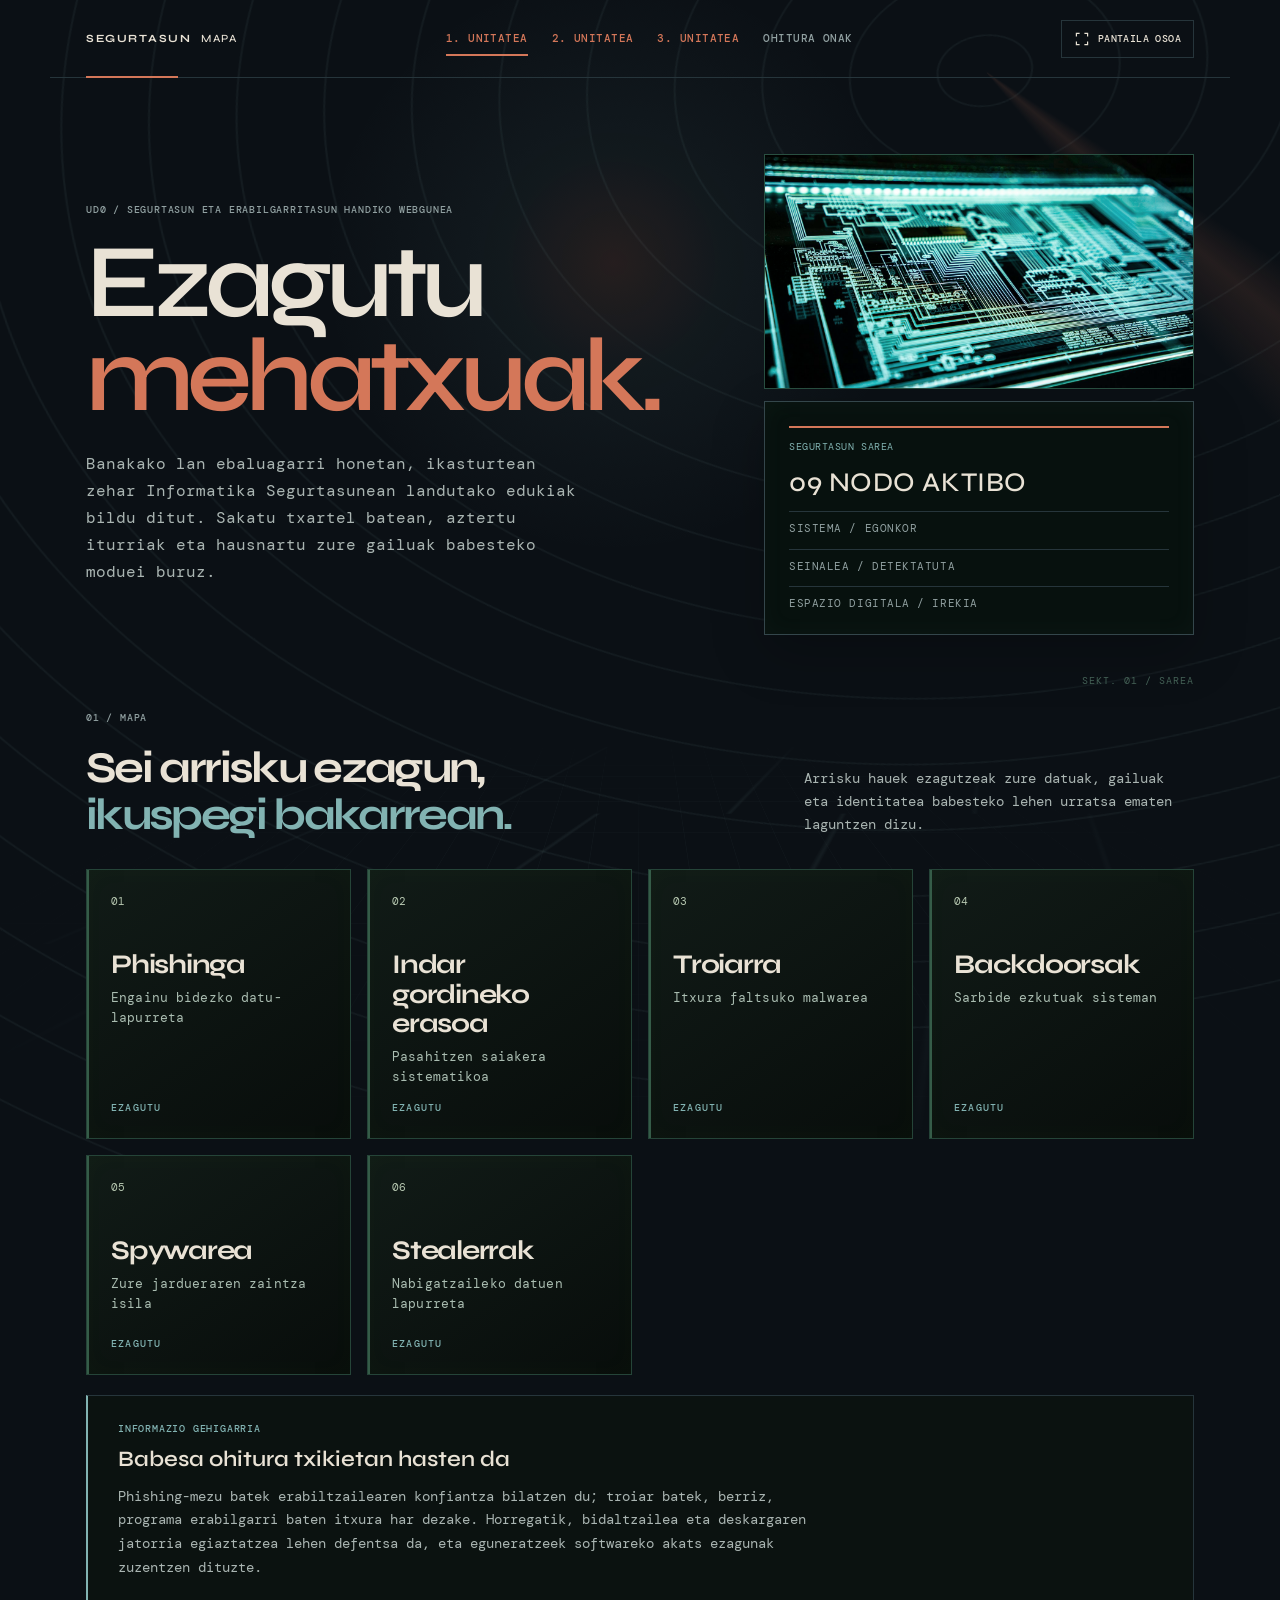
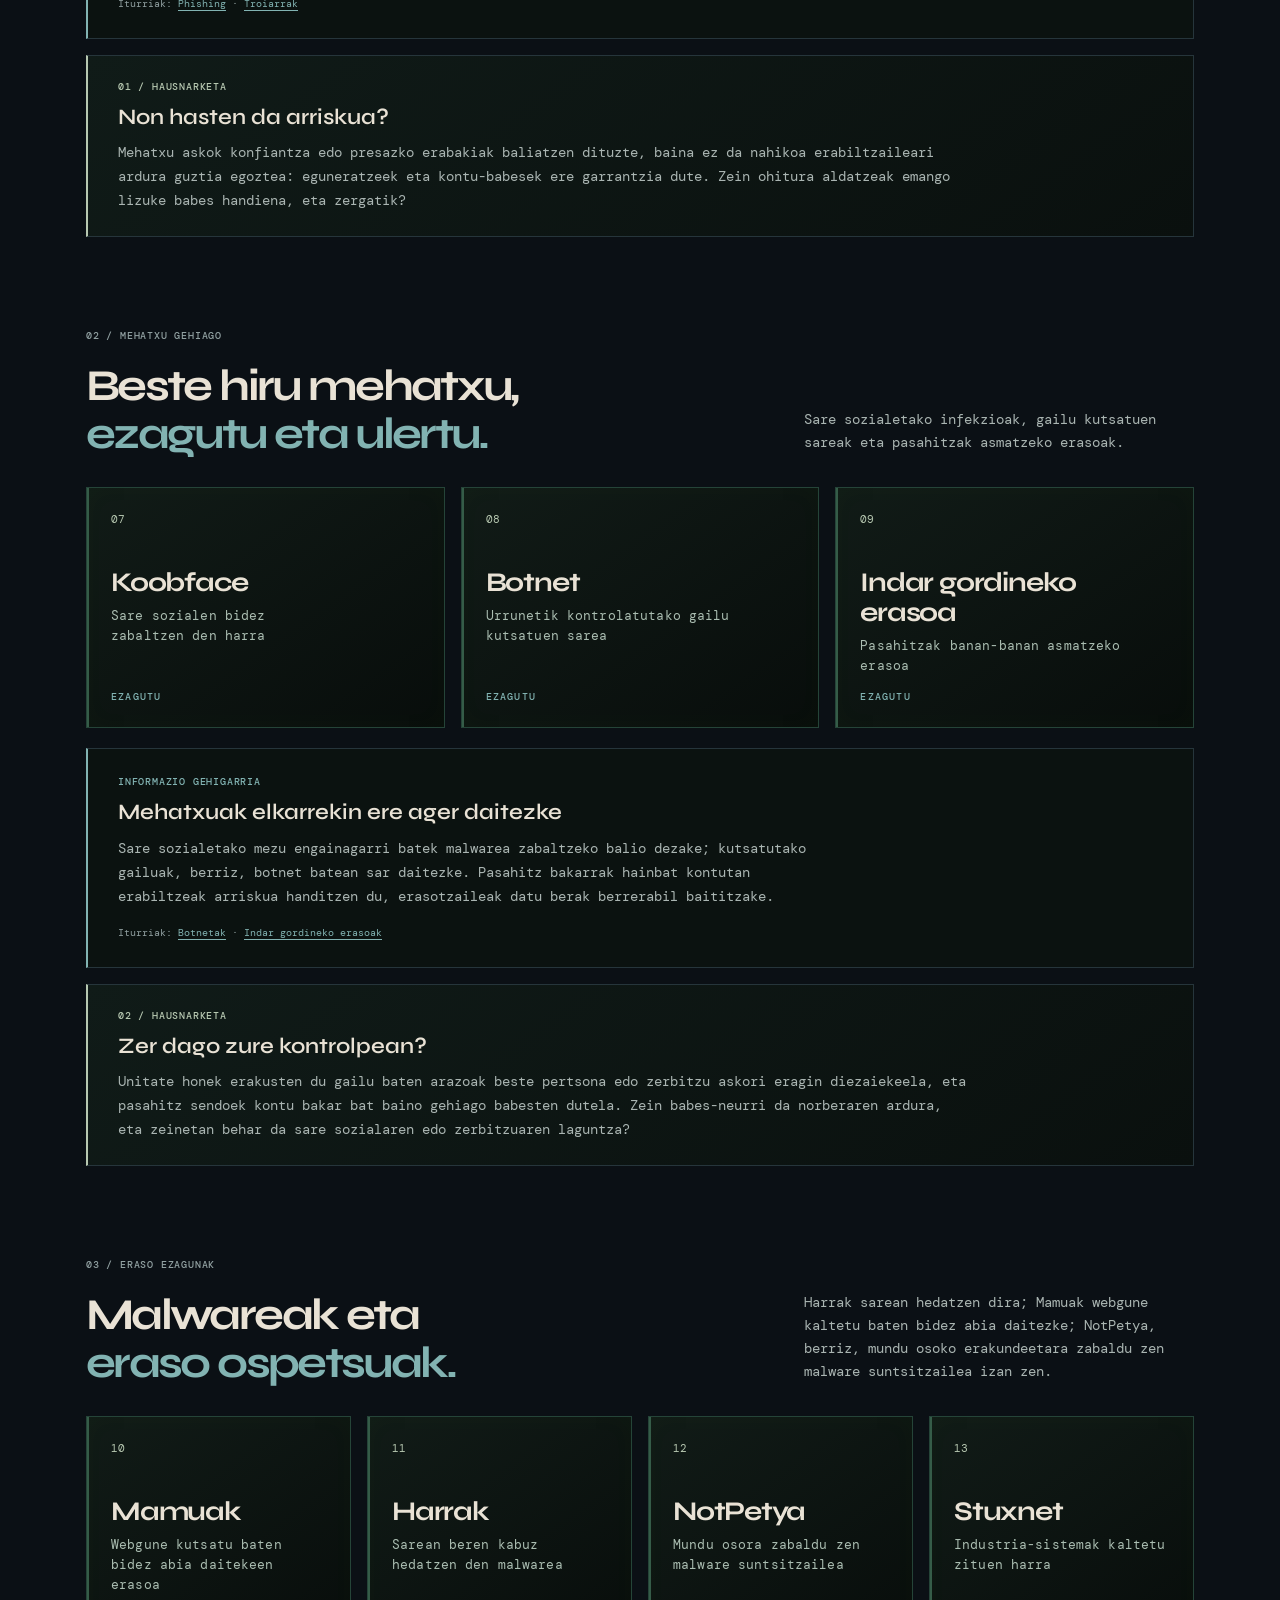
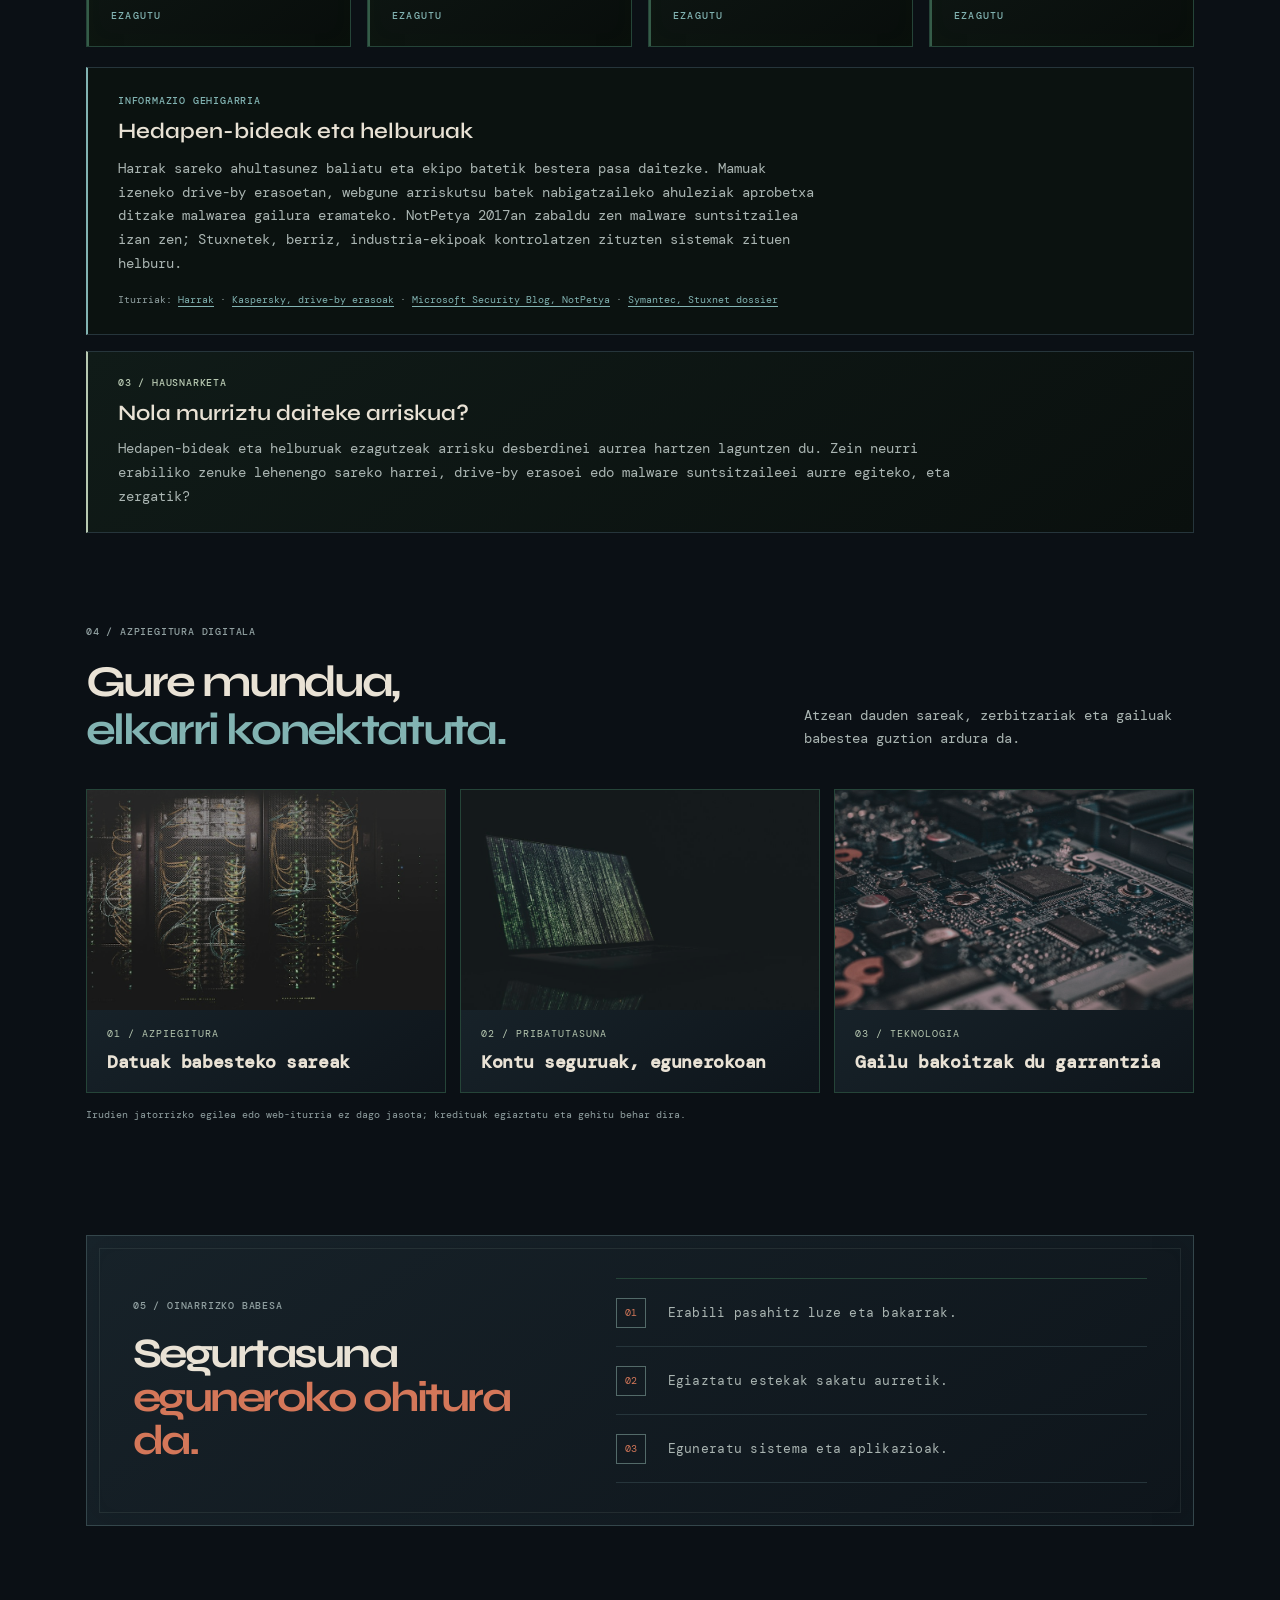
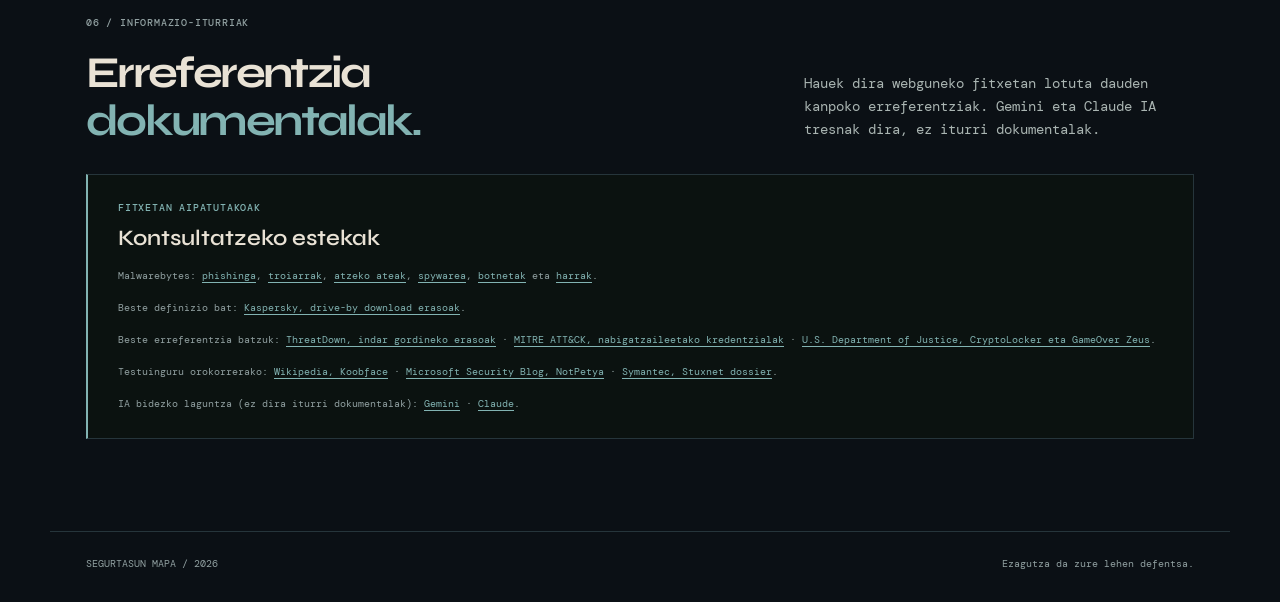
<file: index.html>
<!doctype html>
<html lang="eu">
<head>
  <meta charset="utf-8">
  <meta name="viewport" content="width=device-width, initial-scale=1">
  <meta name="description" content="UD0: zibersegurtasuneko mehatxuak, gelako jarduerak eta hausnarketak euskaraz.">
  <title>UD0 | Segurtasun mapa</title>
  <link rel="stylesheet" href="styles.css">
</head>
<body class="home-page">
  <header class="site-header">
    <a class="brand" href="index.html" aria-label="Segurtasun maparen hasiera">SEGURTASUN<br><strong>MAPA</strong></a>
    <nav class="top-nav" aria-label="Nabigazio nagusia">
      <div class="nav-threats">
        <a class="active" href="#mehatxuak-title">1. UNITATEA</a>
        <div class="nav-threat-menu">
          <a href="detail.html?term=phisinga"><span>01</span> Phishinga</a>
          <a href="detail.html?term=biren-erasoa"><span>02</span> Indar gordineko erasoa</a>
          <a href="detail.html?term=troiarra"><span>03</span> Troiarra</a>
          <a href="detail.html?term=backdoorsak"><span>04</span> Backdoorsak</a>
          <a href="detail.html?term=spywarea"><span>05</span> Spywarea</a>
          <a href="detail.html?term=stealerrak"><span>06</span> Stealerrak</a>
        </div>
      </div>
      <div class="nav-threats">
        <a href="#beste-mehatxuak-title">2. UNITATEA</a>
        <div class="nav-threat-menu">
          <a href="detail.html?term=koobface"><span>07</span> Koobface</a>
          <a href="detail.html?term=botnet"><span>08</span> Botnet</a>
          <a href="detail.html?term=indar-gordineko-erasoa"><span>09</span> Indar gordineko erasoa</a>
        </div>
      </div>
      <div class="nav-threats">
        <a href="#hirugarren-unitatea">3. UNITATEA</a>
        <div class="nav-threat-menu">
          <a href="detail.html?term=mamuak"><span>10</span> Mamuak</a>
          <a href="detail.html?term=harrak"><span>11</span> Harrak</a>
          <a href="detail.html?term=notpetya"><span>12</span> NotPetya</a>
          <a href="detail.html?term=stuxnet"><span>13</span> Stuxnet</a>
        </div>
      </div>
      <a href="#ohiturak">Ohitura onak</a>
    </nav>
    <button class="fullscreen-toggle" id="fullscreen-toggle" type="button" aria-label="Pantaila osoa" aria-pressed="false">
      <svg aria-hidden="true" viewBox="0 0 20 20" fill="none">
        <path d="M7 3H3v4M13 3h4v4M17 13v4h-4M7 17H3v-4" />
      </svg>
      <span>Pantaila osoa</span>
    </button>
  </header>

  <main>
    <section class="hero section-wrap">
      <div class="hero-copy">
        <p class="eyebrow">UD0 / SEGURTASUN ETA ERABILGARRITASUN HANDIKO WEBGUNEA</p>
        <h1>Ezagutu<br><em>mehatxuak.</em></h1>
        <p class="hero-intro">Banakako lan ebaluagarri honetan, ikasturtean zehar Informatika Segurtasunean landutako edukiak bildu ditut. Sakatu txartel batean, aztertu iturriak eta hausnartu zure gailuak babesteko moduei buruz.</p>
      </div>
      <div class="hero-visual">
        <img src="images/cybersecurity-hero.jpg" alt="Argi urdinezko zirkuitu elektroniko baten xehetasuna" fetchpriority="high">
        <div class="hero-console" aria-label="Sistemaren egoera">
          <p>SEGURTASUN SAREA</p>
          <strong>09 NODO AKTIBO</strong>
          <span>SISTEMA / EGONKOR</span>
          <span>SEINALEA / DETEKTATUTA</span>
          <span>ESPAZIO DIGITALA / IREKIA</span>
        </div>
      </div>
    </section>

    <section class="threats section-wrap" aria-labelledby="mehatxuak-title">
      <div class="section-heading">
        <div>
          <p class="eyebrow">01 / MAPA</p>
          <h2 id="mehatxuak-title">Sei arrisku ezagun,<br><span>ikuspegi bakarrean.</span></h2>
        </div>
        <p class="heading-note">Arrisku hauek ezagutzeak zure datuak, gailuak eta identitatea babesteko lehen urratsa ematen laguntzen dizu.</p>
      </div>
      <div class="threat-grid">
        <a class="threat-card card-coral" href="detail.html?term=phisinga">
          <span class="card-number">01</span>
          <h3>Phishinga</h3><p>Engainu bidezko datu-lapurreta</p>
          <span class="learn-more">EZAGUTU</span>
        </a>
        <a class="threat-card card-lime" href="detail.html?term=biren-erasoa">
          <span class="card-number">02</span>
          <h3>Indar gordineko erasoa</h3><p>Pasahitzen saiakera sistematikoa</p>
          <span class="learn-more">EZAGUTU</span>
        </a>
        <a class="threat-card card-blue" href="detail.html?term=troiarra">
          <span class="card-number">03</span>
          <h3>Troiarra</h3><p>Itxura faltsuko malwarea</p>
          <span class="learn-more">EZAGUTU</span>
        </a>
        <a class="threat-card card-dark" href="detail.html?term=backdoorsak">
          <span class="card-number">04</span>
          <h3>Backdoorsak</h3><p>Sarbide ezkutuak sisteman</p>
          <span class="learn-more">EZAGUTU</span>
        </a>
        <a class="threat-card card-yellow" href="detail.html?term=spywarea">
          <span class="card-number">05</span>
          <h3>Spywarea</h3><p>Zure jardueraren zaintza isila</p>
          <span class="learn-more">EZAGUTU</span>
        </a>
        <a class="threat-card card-violet" href="detail.html?term=stealerrak">
          <span class="card-number">06</span>
          <h3>Stealerrak</h3><p>Nabigatzaileko datuen lapurreta</p>
          <span class="learn-more">EZAGUTU</span>
        </a>
      </div>
      <div class="unit-work-grid">
        <article class="unit-extra">
          <p class="eyebrow">INFORMAZIO GEHIGARRIA</p>
          <h3>Babesa ohitura txikietan hasten da</h3>
          <p>Phishing-mezu batek erabiltzailearen konfiantza bilatzen du; troiar batek, berriz, programa erabilgarri baten itxura har dezake. Horregatik, bidaltzailea eta deskargaren jatorria egiaztatzea lehen defentsa da, eta eguneratzeek softwareko akats ezagunak zuzentzen dituzte.</p>
          <p class="extra-source">Iturriak: <a href="https://www.malwarebytes.com/phishing" target="_blank" rel="noopener noreferrer">Phishing</a> · <a href="https://www.malwarebytes.com/trojan" target="_blank" rel="noopener noreferrer">Troiarrak</a></p>
        </article>
      </div>
      <aside class="unit-reflection">
        <p class="eyebrow">01 / HAUSNARKETA</p>
        <h3>Non hasten da arriskua?</h3>
        <p>Mehatxu askok konfiantza edo presazko erabakiak baliatzen dituzte, baina ez da nahikoa erabiltzaileari ardura guztia egoztea: eguneratzeek eta kontu-babesek ere garrantzia dute. Zein ohitura aldatzeak emango lizuke babes handiena, eta zergatik?</p>
      </aside>
    </section>

    <section class="threats section-wrap" aria-labelledby="beste-mehatxuak-title">
      <div class="section-heading">
        <div>
          <p class="eyebrow">02 / MEHATXU GEHIAGO</p>
          <h2 id="beste-mehatxuak-title">Beste hiru mehatxu,<br><span>ezagutu eta ulertu.</span></h2>
        </div>
        <p class="heading-note">Sare sozialetako infekzioak, gailu kutsatuen sareak eta pasahitzak asmatzeko erasoak.</p>
      </div>
      <div class="threat-grid">
        <a class="threat-card card-coral" href="detail.html?term=koobface">
          <span class="card-number">07</span>
          <h3>Koobface</h3><p>Sare sozialen bidez zabaltzen den harra</p>
          <span class="learn-more">EZAGUTU</span>
        </a>
        <a class="threat-card card-blue" href="detail.html?term=botnet">
          <span class="card-number">08</span>
          <h3>Botnet</h3><p>Urrunetik kontrolatutako gailu kutsatuen sarea</p>
          <span class="learn-more">EZAGUTU</span>
        </a>
        <a class="threat-card card-violet" href="detail.html?term=indar-gordineko-erasoa">
          <span class="card-number">09</span>
          <h3>Indar gordineko erasoa</h3><p>Pasahitzak banan-banan asmatzeko erasoa</p>
          <span class="learn-more">EZAGUTU</span>
        </a>
      </div>
      <div class="unit-work-grid">
        <article class="unit-extra">
          <p class="eyebrow">INFORMAZIO GEHIGARRIA</p>
          <h3>Mehatxuak elkarrekin ere ager daitezke</h3>
          <p>Sare sozialetako mezu engainagarri batek malwarea zabaltzeko balio dezake; kutsatutako gailuak, berriz, botnet batean sar daitezke. Pasahitz bakarrak hainbat kontutan erabiltzeak arriskua handitzen du, erasotzaileak datu berak berrerabil baititzake.</p>
          <p class="extra-source">Iturriak: <a href="https://www.malwarebytes.com/botnet" target="_blank" rel="noopener noreferrer">Botnetak</a> · <a href="https://www.threatdown.com/glossary/what-is-a-brute-force-attack/" target="_blank" rel="noopener noreferrer">Indar gordineko erasoak</a></p>
        </article>
      </div>
      <aside class="unit-reflection">
        <p class="eyebrow">02 / HAUSNARKETA</p>
        <h3>Zer dago zure kontrolpean?</h3>
        <p>Unitate honek erakusten du gailu baten arazoak beste pertsona edo zerbitzu askori eragin diezaiekeela, eta pasahitz sendoek kontu bakar bat baino gehiago babesten dutela. Zein babes-neurri da norberaren ardura, eta zeinetan behar da sare sozialaren edo zerbitzuaren laguntza?</p>
      </aside>
    </section>

    <section class="threats section-wrap" id="hirugarren-unitatea" aria-labelledby="erasoak-title">
      <div class="section-heading">
        <div>
          <p class="eyebrow">03 / ERASO EZAGUNAK</p>
          <h2 id="erasoak-title">Malwareak eta<br><span>eraso ospetsuak.</span></h2>
        </div>
        <p class="heading-note">Harrak sarean hedatzen dira; Mamuak webgune kaltetu baten bidez abia daitezke; NotPetya, berriz, mundu osoko erakundeetara zabaldu zen malware suntsitzailea izan zen.</p>
      </div>
      <div class="threat-grid">
        <a class="threat-card card-yellow" href="detail.html?term=mamuak">
          <span class="card-number">10</span>
          <h3>Mamuak</h3><p>Webgune kutsatu baten bidez abia daitekeen erasoa</p>
          <span class="learn-more">EZAGUTU</span>
        </a>
        <a class="threat-card card-lime" href="detail.html?term=harrak">
          <span class="card-number">11</span>
          <h3>Harrak</h3><p>Sarean beren kabuz hedatzen den malwarea</p>
          <span class="learn-more">EZAGUTU</span>
        </a>
        <a class="threat-card card-coral" href="detail.html?term=notpetya">
          <span class="card-number">12</span>
          <h3>NotPetya</h3><p>Mundu osora zabaldu zen malware suntsitzailea</p>
          <span class="learn-more">EZAGUTU</span>
        </a>
        <a class="threat-card card-blue" href="detail.html?term=stuxnet">
          <span class="card-number">13</span>
          <h3>Stuxnet</h3><p>Industria-sistemak kaltetu zituen harra</p>
          <span class="learn-more">EZAGUTU</span>
        </a>
      </div>
      <div class="unit-work-grid">
        <article class="unit-extra">
          <p class="eyebrow">INFORMAZIO GEHIGARRIA</p>
          <h3>Hedapen-bideak eta helburuak</h3>
          <p>Harrak sareko ahultasunez baliatu eta ekipo batetik bestera pasa daitezke. Mamuak izeneko drive-by erasoetan, webgune arriskutsu batek nabigatzaileko ahuleziak aprobetxa ditzake malwarea gailura eramateko. NotPetya 2017an zabaldu zen malware suntsitzailea izan zen; Stuxnetek, berriz, industria-ekipoak kontrolatzen zituzten sistemak zituen helburu.</p>
          <p class="extra-source">Iturriak: <a href="https://www.malwarebytes.com/computer-worm" target="_blank" rel="noopener noreferrer">Harrak</a> · <a href="https://www.kaspersky.com/resource-center/definitions/drive-by-download" target="_blank" rel="noopener noreferrer">Kaspersky, drive-by erasoak</a> · <a href="https://www.microsoft.com/en-us/security/blog/2017/06/27/new-ransomware-old-techniques-petya-adds-worm-capabilities/" target="_blank" rel="noopener noreferrer">Microsoft Security Blog, NotPetya</a> · <a href="https://docs.broadcom.com/doc/security-response-w32-stuxnet-dossier-11-en" target="_blank" rel="noopener noreferrer">Symantec, Stuxnet dossier</a></p>
        </article>
      </div>
      <aside class="unit-reflection">
        <p class="eyebrow">03 / HAUSNARKETA</p>
        <h3>Nola murriztu daiteke arriskua?</h3>
        <p>Hedapen-bideak eta helburuak ezagutzeak arrisku desberdinei aurrea hartzen laguntzen du. Zein neurri erabiliko zenuke lehenengo sareko harrei, drive-by erasoei edo malware suntsitzaileei aurre egiteko, eta zergatik?</p>
      </aside>
    </section>

    <section class="photo-story section-wrap" aria-labelledby="photo-story-title">
      <div class="section-heading">
        <div>
          <p class="eyebrow">04 / AZPIEGITURA DIGITALA</p>
          <h2 id="photo-story-title">Gure mundua,<br><span>elkarri konektatuta.</span></h2>
        </div>
        <p class="heading-note">Atzean dauden sareak, zerbitzariak eta gailuak babestea guztion ardura da.</p>
      </div>
      <div class="photo-grid">
        <figure class="photo-card">
          <img src="images/data-center.jpg" alt="Datu-zentro bateko zerbitzari-armairuak" loading="lazy" decoding="async">
          <figcaption><span>01 / AZPIEGITURA</span><strong>Datuak babesteko sareak</strong></figcaption>
        </figure>
        <figure class="photo-card">
          <img src="images/secure-workspace.jpg" alt="Kode argiztatu bat duen ordenagailu eramangarria" loading="lazy" decoding="async">
          <figcaption><span>02 / PRIBATUTASUNA</span><strong>Kontu seguruak, egunerokoan</strong></figcaption>
        </figure>
        <figure class="photo-card">
          <img src="images/circuit-board.jpg" alt="Osagai elektronikoak dituen zirkuitu-plaka" loading="lazy" decoding="async">
          <figcaption><span>03 / TEKNOLOGIA</span><strong>Gailu bakoitzak du garrantzia</strong></figcaption>
        </figure>
      </div>
      <p class="image-credit-note">Irudien jatorrizko egilea edo web-iturria ez dago jasota; kredituak egiaztatu eta gehitu behar dira.</p>
    </section>

    <section class="good-habits section-wrap" id="ohiturak">
      <div class="habits-panel">
        <div><p class="eyebrow">05 / OINARRIZKO BABESA</p><h2>Segurtasuna<br><em>eguneroko ohitura da.</em></h2></div>
        <div class="habit-list">
          <div class="habit"><strong>01</strong><span>Erabili pasahitz luze eta bakarrak.</span></div>
          <div class="habit"><strong>02</strong><span>Egiaztatu estekak sakatu aurretik.</span></div>
          <div class="habit"><strong>03</strong><span>Eguneratu sistema eta aplikazioak.</span></div>
        </div>
      </div>
    </section>

    <section class="threats section-wrap" aria-labelledby="sources-title">
      <div class="section-heading">
        <div>
          <p class="eyebrow">06 / INFORMAZIO-ITURRIAK</p>
          <h2 id="sources-title">Erreferentzia<br><span>dokumentalak.</span></h2>
        </div>
        <p class="heading-note">Hauek dira webguneko fitxetan lotuta dauden kanpoko erreferentziak. Gemini eta Claude IA tresnak dira, ez iturri dokumentalak.</p>
      </div>
      <div class="unit-work-grid">
        <article class="unit-extra">
          <p class="eyebrow">FITXETAN AIPATUTAKOAK</p>
          <h3>Kontsultatzeko estekak</h3>
          <p class="extra-source">Malwarebytes: <a href="https://www.malwarebytes.com/phishing" target="_blank" rel="noopener noreferrer">phishinga</a>, <a href="https://www.malwarebytes.com/trojan" target="_blank" rel="noopener noreferrer">troiarrak</a>, <a href="https://www.malwarebytes.com/backdoor" target="_blank" rel="noopener noreferrer">atzeko ateak</a>, <a href="https://www.malwarebytes.com/spyware" target="_blank" rel="noopener noreferrer">spywarea</a>, <a href="https://www.malwarebytes.com/botnet" target="_blank" rel="noopener noreferrer">botnetak</a> eta <a href="https://www.malwarebytes.com/computer-worm" target="_blank" rel="noopener noreferrer">harrak</a>.</p>
          <p class="extra-source">Beste definizio bat: <a href="https://www.kaspersky.com/resource-center/definitions/drive-by-download" target="_blank" rel="noopener noreferrer">Kaspersky, drive-by download erasoak</a>.</p>
          <p class="extra-source">Beste erreferentzia batzuk: <a href="https://www.threatdown.com/glossary/what-is-a-brute-force-attack/" target="_blank" rel="noopener noreferrer">ThreatDown, indar gordineko erasoak</a> · <a href="https://attack.mitre.org/techniques/T1555/003/" target="_blank" rel="noopener noreferrer">MITRE ATT&amp;CK, nabigatzaileetako kredentzialak</a> · <a href="https://www.justice.gov/archives/opa/pr/us-leads-multi-national-action-against-gameover-zeus-botnet-and-cryptolocker-ransomware" target="_blank" rel="noopener noreferrer">U.S. Department of Justice, CryptoLocker eta GameOver Zeus</a>.</p>
          <p class="extra-source">Testuinguru orokorrerako: <a href="https://en.wikipedia.org/wiki/Koobface" target="_blank" rel="noopener noreferrer">Wikipedia, Koobface</a> · <a href="https://www.microsoft.com/en-us/security/blog/2017/06/27/new-ransomware-old-techniques-petya-adds-worm-capabilities/" target="_blank" rel="noopener noreferrer">Microsoft Security Blog, NotPetya</a> · <a href="https://docs.broadcom.com/doc/security-response-w32-stuxnet-dossier-11-en" target="_blank" rel="noopener noreferrer">Symantec, Stuxnet dossier</a>.</p>
          <p class="extra-source">IA bidezko laguntza (ez dira iturri dokumentalak): <a href="https://gemini.google.com/" target="_blank" rel="noopener noreferrer">Gemini</a> · <a href="https://claude.ai/" target="_blank" rel="noopener noreferrer">Claude</a>.</p>
        </article>
      </div>
    </section>

  </main>
  <footer class="site-footer section-wrap"><span>SEGURTASUN MAPA / 2026</span><span>Ezagutza da zure lehen defentsa.</span></footer>
  <script src="script.js"></script>
</body>
</html>
</file>
<file: styles.css>
@import url('https://fonts.googleapis.com/css2?family=DM+Mono:wght@400;500&family=Space+Grotesk:wght@400;500;600;700&family=Syne:wght@500;600;700;800&display=swap');
:root{--ink:#e9f6ed;--paper:#050807;--muted:#789087;--line:#1c3b32;--coral:#8cff00;--lime:#baff38;--blue:#33d6ff;--yellow:#ffe66d;--violet:#8da0ff;--dark:#0d211c}
*{box-sizing:border-box}html{scroll-behavior:smooth}body{margin:0;background:var(--paper);color:var(--ink);font-family:'Space Grotesk',sans-serif}a{color:inherit;text-decoration:none}.section-wrap{max-width:1240px;margin:0 auto;padding-left:42px;padding-right:42px}.site-header{height:82px;display:flex;align-items:center;justify-content:space-between;max-width:1325px;margin:auto;padding:0 42px;border-bottom:1px solid var(--line)}.brand{display:flex;align-items:center;gap:10px;font:500 10px/1.1 'DM Mono',monospace;letter-spacing:.08em}.brand strong{font-weight:500}.brand-mark{display:grid;place-items:center;width:30px;height:30px;background:var(--ink);color:var(--paper);font:700 18px 'Space Grotesk';border-radius:50%}.top-nav{display:flex;gap:36px;font:500 11px 'DM Mono',monospace;text-transform:uppercase;letter-spacing:.04em}.top-nav a{padding:9px 0;color:var(--muted)}.top-nav a.active,.top-nav a:hover{color:var(--ink);border-bottom:2px solid var(--coral)}.status-pill{font:500 10px 'DM Mono',monospace;letter-spacing:.03em}.pulse{display:inline-block;width:7px;height:7px;background:var(--coral);border-radius:50%;margin-right:7px;box-shadow:0 0 0 4px #ff715f28}.hero{display:flex;justify-content:space-between;align-items:center;padding-top:96px;padding-bottom:110px}.eyebrow{margin:0 0 20px;color:var(--muted);font:500 10px 'DM Mono',monospace;letter-spacing:.08em}.eyebrow-line{display:inline-block;width:23px;height:1px;vertical-align:middle;background:var(--coral);margin-right:8px}.hero h1{margin:0;font-size:clamp(60px,8vw,112px);line-height:.88;letter-spacing:-.06em;font-weight:600}.hero h1 em,.habits-panel h2 em,.definition-block h2 em{font-style:normal;color:var(--coral)}.hero-intro{max-width:380px;margin:30px 0 0;color:var(--muted);font-size:16px;line-height:1.55}.hero-signal{position:relative;width:340px;height:260px;margin-right:8%;display:grid;place-items:center}.signal-ring{position:absolute;border:1px solid #b7bcb3;border-radius:50%}.ring-one{width:220px;height:220px}.ring-two{width:310px;height:155px;transform:rotate(-31deg)}.signal-core{display:grid;place-items:center;width:118px;height:118px;border-radius:50%;background:var(--ink);color:var(--paper);z-index:1}.signal-core span{font-size:42px;font-weight:600;line-height:1}.signal-core small{font:10px 'DM Mono',monospace;color:#aebbb3}.signal-label{position:absolute;font:10px 'DM Mono',monospace;color:var(--muted)}.label-top{top:12px;right:28px}.label-bottom{bottom:21px;left:32px}.threats{padding-bottom:120px}.section-heading{display:flex;align-items:end;justify-content:space-between;margin-bottom:40px}.section-heading h2,.habits-panel h2{margin:0;font-size:42px;line-height:1.04;letter-spacing:-.04em}.section-heading h2 span{color:var(--muted)}.heading-note{max-width:310px;color:var(--muted);font-size:13px;line-height:1.5;margin:0}.threat-grid{display:grid;grid-template-columns:repeat(3,1fr);gap:14px}.threat-card{min-height:300px;padding:25px;position:relative;display:flex;flex-direction:column;transition:transform .25s ease,box-shadow .25s ease}.threat-card:hover{transform:translateY(-7px);box-shadow:8px 10px 0 #17202018}.card-coral{background:var(--coral)}.card-lime{background:var(--lime)}.card-blue{background:var(--blue)}.card-dark{background:var(--dark);color:var(--paper)}.card-yellow{background:var(--yellow)}.card-violet{background:var(--violet)}.card-number,.info-index{font:11px 'DM Mono',monospace}.card-arrow{position:absolute;right:23px;top:20px;font-size:26px}.threat-icon{font-size:38px;margin-top:34px;line-height:1}.threat-card h3{font-size:27px;margin:18px 0 5px;letter-spacing:-.04em}.threat-card p{margin:0;color:#172020aa;font-size:13px}.card-dark p{color:#f3f1ebaa}.learn-more{margin-top:auto;font:500 10px 'DM Mono',monospace;letter-spacing:.06em}.learn-more b{font-size:17px;margin-left:8px}.good-habits{padding-bottom:100px}.habits-panel{display:flex;justify-content:space-between;align-items:center;background:var(--ink);color:var(--paper);padding:52px 58px}.habits-panel h2{font-size:38px}.habit-list{width:43%;border-top:1px solid #ffffff42}.habit{display:flex;gap:22px;padding:18px 0;border-bottom:1px solid #ffffff42;font-size:14px}.habit strong{font:10px 'DM Mono',monospace;color:var(--coral)}.site-footer{padding-top:25px;padding-bottom:32px;border-top:1px solid var(--line);display:flex;justify-content:space-between;color:var(--muted);font:10px 'DM Mono',monospace}.site-footer a:hover{color:var(--ink)}.detail-main{padding-top:45px;padding-bottom:90px}.back-link{font:500 10px 'DM Mono',monospace;color:var(--muted)}.back-link:hover{color:var(--ink)}.detail-hero{margin-top:38px;min-height:330px;padding:46px 58px;display:flex;justify-content:space-between;align-items:center}.accent-coral{background:var(--coral)}.accent-lime{background:var(--lime)}.accent-blue{background:var(--blue)}.accent-dark{background:var(--dark);color:var(--paper)}.accent-yellow{background:var(--yellow)}.accent-violet{background:var(--violet)}.detail-title h1{font-size:clamp(54px,8vw,105px);line-height:.9;letter-spacing:-.07em;margin:0 0 20px}.detail-title p:last-child{font-size:17px;max-width:420px;margin:0;line-height:1.45}.detail-orbit{display:grid;place-items:center;width:210px;height:210px;border:1px solid #1720205c;border-radius:50%;font-size:60px;font-weight:600}.accent-dark .detail-orbit{border-color:#f3f1eb66}.detail-grid{display:grid;grid-template-columns:1fr 1fr;gap:90px;padding:85px 50px}.definition-block h2{font-size:48px;line-height:.95;letter-spacing:-.06em;margin:0 0 28px}.definition-block>p:last-child{max-width:450px;color:var(--muted);font-size:16px;line-height:1.65}.info-stack{display:grid;gap:17px}.info-card{padding:26px 30px;border:1px solid var(--line);background:#faf9f4}.info-card h3{font-size:21px;margin:14px 0 19px;letter-spacing:-.03em}.info-card ol,.info-card ul{margin:0;padding-left:20px;color:var(--muted);font-size:13px;line-height:1.65}.signs-card{background:var(--ink);border-color:var(--ink);color:var(--paper)}.signs-card .info-index{color:var(--coral)}.signs-card ul{color:#d1d8d2}.protect-banner{display:flex;align-items:flex-start;gap:28px;padding:38px 50px}.protect-icon{font-size:39px;line-height:1}.protect-banner h2{font-size:32px;letter-spacing:-.04em;margin:0 0 11px}.protect-banner p:last-child{max-width:720px;font-size:14px;line-height:1.5;margin:0}.protect-banner .eyebrow{color:#172020aa;margin-bottom:10px}.accent-dark .protect-banner .eyebrow{color:#f3f1ebaa}
@media(max-width:800px){.section-wrap{padding-left:20px;padding-right:20px}.site-header{height:72px;padding:0 20px}.top-nav{gap:14px}.top-nav>a,.status-pill{display:none}.hero{padding-top:64px;padding-bottom:75px;display:block}.hero-signal{margin:70px auto 0;width:280px;height:210px}.ring-one{width:180px;height:180px}.ring-two{width:260px;height:130px}.section-heading{display:block}.section-heading h2{font-size:35px}.heading-note{margin-top:20px}.threat-grid{grid-template-columns:1fr 1fr}.threat-card{min-height:245px;padding:18px}.threat-card h3{font-size:22px}.threat-icon{margin-top:25px}.habits-panel{display:block;padding:35px 25px}.habits-panel h2{font-size:34px}.habit-list{width:100%;margin-top:40px}.detail-main{padding-top:30px}.detail-hero{padding:32px 25px;min-height:420px;display:block}.detail-title h1{font-size:65px}.detail-orbit{width:140px;height:140px;font-size:42px;margin:40px auto 0}.detail-grid{display:block;padding:60px 10px}.definition-block{margin-bottom:50px}.definition-block h2{font-size:42px}.protect-banner{padding:30px 25px}.site-footer{font-size:9px}.site-footer span:last-child{display:none}}
@media(max-width:470px){.threat-grid{grid-template-columns:1fr}.threat-card{min-height:230px}.hero h1{font-size:67px}.detail-title h1{font-size:57px}}

.brand-mark,.pulse,.hero-signal,.threat-icon,.card-arrow,.protect-icon{display:none}
.brand{color:var(--ink)}
.info-card{background:#141414;border-color:var(--line);color:var(--ink)}
.definition-block>p:last-child{color:var(--muted)}
.accent-dark .eyebrow,.accent-dark .protect-banner .eyebrow{color:#c2c5bf}
.card-dark{background:#242a29}

body{background-color:var(--paper);background-image:radial-gradient(circle at 78% 16%,rgba(51,214,255,.85) 0 1px,transparent 1.5px),radial-gradient(circle at 16% 72%,rgba(140,255,0,.65) 0 1px,transparent 1.5px),radial-gradient(circle at 62% 87%,rgba(255,230,109,.7) 0 1px,transparent 1.5px);background-size:430px 360px,560px 470px,690px 580px;background-attachment:fixed}
body::before{content:"";position:fixed;inset:0;pointer-events:none;z-index:-1;background:linear-gradient(rgba(140,255,0,.025) 1px,transparent 1px),linear-gradient(90deg,rgba(51,214,255,.025) 1px,transparent 1px);background-size:38px 38px}
.site-header{border-bottom-color:var(--line)}
.brand,.top-nav,.status-pill,.eyebrow,.card-number,.learn-more,.info-index,.back-link{font-family:'DM Mono',monospace}
.brand{color:var(--lime);text-shadow:0 0 16px rgba(140,255,0,.2)}
.top-nav a.active,.top-nav a:hover{color:var(--lime);border-bottom-color:var(--lime)}
.status-pill{color:var(--blue)}
.hero{min-height:520px}
.hero h1{font-family:'Space Grotesk',sans-serif;text-shadow:0 0 30px rgba(140,255,0,.08)}
.hero h1 em,.habits-panel h2 em,.definition-block h2 em{color:var(--lime)}
.hero-console,.detail-terminal{display:flex;flex-direction:column;gap:13px;width:330px;padding:27px;border:1px solid var(--line);background:rgba(7,18,14,.82);box-shadow:0 0 36px rgba(51,214,255,.08),inset 0 0 25px rgba(140,255,0,.04);font:11px/1.2 'DM Mono',monospace;letter-spacing:.05em;color:var(--muted)}
.hero-console::before,.detail-terminal::before{content:"";display:block;width:100%;height:2px;background:var(--lime);box-shadow:0 0 12px var(--lime)}
.hero-console p,.detail-terminal p{margin:0;color:var(--blue);font-size:10px}
.hero-console strong,.detail-terminal strong{font-size:24px;color:var(--lime);font-weight:500}
.hero-console span,.detail-terminal span{padding-top:10px;border-top:1px solid var(--line)}
.section-heading h2,.habits-panel h2,.definition-block h2{color:var(--ink)}
.section-heading h2 span{color:var(--blue)}
.heading-note,.hero-intro,.definition-block>p:last-child{color:#9eb5a9}
.threat-card{border:1px solid rgba(220,255,230,.26);box-shadow:inset 0 0 28px rgba(0,0,0,.18)}
.card-coral{background:#16452f}.card-lime{background:#9ee936;color:#071008}.card-blue{background:#0d5366}.card-dark{background:#0d211c}.card-yellow{background:#c7c855;color:#10130b}.card-violet{background:#5363a5}
.threat-card p{color:inherit;opacity:.72}.card-dark p{color:var(--ink)}
.habits-panel{border:1px solid var(--line);background:rgba(8,24,18,.94)}
.habit{border-bottom-color:var(--line)}
.habit strong{color:var(--lime)}
.site-footer{border-top-color:var(--line);color:var(--muted)}
.detail-hero{border:1px solid rgba(220,255,230,.28);box-shadow:0 0 45px rgba(51,214,255,.08)}
.detail-title h1{color:#06100c;text-shadow:0 1px 0 rgba(255,255,255,.15)}
.detail-title .eyebrow,.protect-banner .eyebrow{color:rgba(6,16,12,.72)}
.detail-terminal{color:#b4c9bc;background:rgba(5,18,13,.72);border-color:rgba(6,16,12,.5);box-shadow:inset 0 0 25px rgba(6,16,12,.2)}
.detail-terminal::before{background:#06100c;box-shadow:none}
.detail-terminal p{color:#06100c}.detail-terminal strong{color:var(--lime)}
.info-card{background:rgba(11,24,19,.95);border-color:var(--line)}
.signs-card{background:#0c2d23;border-color:#1d684b}
.signs-card .info-index{color:var(--lime)}
.protect-banner{border:1px solid rgba(220,255,230,.25)}
.protect-banner h2{color:#06100c}
.accent-dark .protect-banner .eyebrow{color:#a9c5b5}
.accent-dark .detail-title h1,.accent-dark .protect-banner h2{color:var(--ink)}
.site-header{max-width:1320px;height:92px;position:relative}.site-header::after{content:"";position:absolute;bottom:-1px;left:42px;width:92px;height:2px;background:var(--lime);box-shadow:0 0 14px rgba(140,255,0,.65)}.brand{font-size:11px;line-height:1.05;letter-spacing:.14em}.hero{max-width:1320px;min-height:570px;padding-top:86px;padding-bottom:100px;position:relative}.hero::after{content:"SEKT. 01 / SAREA";position:absolute;right:42px;bottom:38px;color:#446156;font:10px 'DM Mono',monospace;letter-spacing:.1em}.hero-copy{max-width:650px;position:relative;z-index:1}.hero h1{font-size:clamp(72px,9vw,128px);line-height:.82;letter-spacing:-.075em}.hero-intro{max-width:430px;margin-top:36px;font-size:15px;color:#abc0b2}.hero-console{width:365px;padding:32px;margin-right:4%;transform:translateY(15px);border-color:#235140}.hero-console strong{font-size:27px}.threats{padding-bottom:145px}.section-heading{margin-bottom:54px;align-items:flex-end}.section-heading h2{font-size:48px;line-height:.98}.heading-note{max-width:350px;font-size:12px;line-height:1.65;padding-bottom:3px}.threat-grid{grid-template-columns:repeat(4,1fr);grid-auto-rows:minmax(170px,auto);gap:12px}.threat-card{min-height:250px;padding:27px;overflow:hidden;isolation:isolate;transition:transform .35s cubic-bezier(.2,.8,.2,1),box-shadow .35s ease,border-color .35s ease}.threat-card::before{content:"";position:absolute;inset:10px;border:1px solid rgba(220,255,230,.16);pointer-events:none;z-index:-1}.threat-card::after{content:"";position:absolute;right:-34px;bottom:-34px;width:120px;height:120px;border:1px solid rgba(220,255,230,.2);border-radius:50%;pointer-events:none}.threat-card:nth-child(1){grid-column:span 2;grid-row:span 2;min-height:512px;background:linear-gradient(145deg,#246846 0%,#0e3025 70%)}.threat-card:nth-child(1) h3{font-size:43px;margin-top:auto}.threat-card:nth-child(1) p{max-width:230px}.threat-card:nth-child(2){grid-column:span 2;background:#9ee936}.threat-card:nth-child(5),.threat-card:nth-child(6){grid-column:span 2}.threat-card:hover{transform:translateY(-6px) scale(1.01);box-shadow:0 16px 38px rgba(0,0,0,.35),0 0 22px rgba(140,255,0,.12);border-color:var(--lime)}.threat-card:hover::before{border-color:rgba(220,255,230,.4)}.threat-card h3{font-size:25px;letter-spacing:-.045em}.threat-card p{font-size:12px;letter-spacing:.01em}.learn-more{padding-top:20px;letter-spacing:.12em}.good-habits{padding-bottom:120px}.habits-panel{min-height:310px;padding:56px 62px;position:relative;overflow:hidden}.habits-panel::after{content:"03 06 09 12 15 18 21 24";position:absolute;right:42px;top:22px;color:#2b5948;font:10px 'DM Mono',monospace;letter-spacing:.25em;transform:rotate(90deg);transform-origin:top right}.habits-panel h2{font-size:49px}.habit-list{width:41%}.habit{padding:21px 0;font-size:13px}.detail-main{padding-top:55px}.detail-hero{min-height:390px;padding:58px 64px}.detail-title h1{font-size:clamp(62px,8vw,116px);letter-spacing:-.08em}.detail-title p:last-child{max-width:470px;font-size:16px}.detail-terminal{width:350px;padding:30px}.detail-grid{padding:100px 58px;gap:110px}.definition-block h2{font-size:54px}.info-stack{gap:12px}.info-card{padding:30px 34px}.info-card h3{font-size:20px}.protect-banner{padding:44px 58px}.protect-banner h2{font-size:37px}
@media(max-width:800px){.site-header::after{left:20px}.hero{min-height:0;padding-top:68px}.hero::after{right:20px}.hero-console{margin-right:0;transform:none}.section-heading h2{font-size:39px}.threat-grid{grid-template-columns:repeat(2,1fr);grid-auto-rows:auto}.threat-card:nth-child(1){grid-column:span 2;grid-row:span 1;min-height:330px}.threat-card:nth-child(1) h3{font-size:34px}.threat-card:nth-child(2),.threat-card:nth-child(5),.threat-card:nth-child(6){grid-column:span 1}.habits-panel{padding:38px 28px}.habits-panel::after{display:none}.habits-panel h2{font-size:39px}.habit-list{width:100%}.detail-hero{padding:38px 28px}.detail-grid{padding:65px 10px;gap:0}.protect-banner{padding:32px 28px}}
@media(max-width:470px){.hero h1{font-size:70px}.section-heading h2{font-size:34px}.threat-grid{grid-template-columns:1fr}.threat-card:nth-child(1),.threat-card:nth-child(2),.threat-card:nth-child(5),.threat-card:nth-child(6){grid-column:span 1}.threat-card:nth-child(1){min-height:280px}.threat-card:nth-child(1) h3{font-size:30px}.habits-panel h2{font-size:34px}}
.threat-grid{grid-template-columns:repeat(2,1fr);grid-auto-rows:auto;gap:14px}.threat-card,.threat-card:nth-child(1),.threat-card:nth-child(2),.threat-card:nth-child(5),.threat-card:nth-child(6){grid-column:span 1;grid-row:span 1;min-height:235px;background:linear-gradient(145deg,#111b17,#080d0b);color:var(--ink);border:1px solid #254438;box-shadow:inset 0 0 30px rgba(140,255,0,.025)}.threat-card::before{inset:0;border:0;border-left:2px solid #355c48}.threat-card::after{content:none}.threat-card:hover{background:linear-gradient(145deg,#17261f,#0b120f);border-color:var(--lime);box-shadow:0 14px 32px rgba(0,0,0,.4),inset 0 0 30px rgba(140,255,0,.06)}.threat-card h3,.threat-card:nth-child(1) h3{font-size:32px;margin-top:45px;color:var(--ink)}.threat-card p,.card-dark p{color:#8ca99a;opacity:1}.card-number{color:var(--lime)}.learn-more{color:var(--blue);font-size:10px}.accent-coral,.accent-lime,.accent-blue,.accent-dark,.accent-yellow,.accent-violet{background:linear-gradient(145deg,#111b17,#080d0b);color:var(--ink)}.detail-title h1,.accent-dark .detail-title h1,.accent-dark .protect-banner h2{color:var(--ink);text-shadow:0 0 24px rgba(140,255,0,.1)}.detail-title .eyebrow,.protect-banner .eyebrow{color:var(--lime)}.protect-banner{background:linear-gradient(145deg,#111b17,#080d0b);color:var(--ink)}.protect-banner h2{color:var(--ink)}
@media(max-width:470px){.threat-grid{grid-template-columns:1fr}.threat-card,.threat-card:nth-child(1){min-height:215px}.threat-card h3,.threat-card:nth-child(1) h3{font-size:28px}}
.habits-panel{display:grid;grid-template-columns:minmax(280px,.9fr) minmax(360px,1.1fr);gap:80px;min-height:330px;padding:54px 62px;background:linear-gradient(145deg,#111b17,#080d0b);border:1px solid #254438;box-shadow:inset 0 0 30px rgba(140,255,0,.025)}.habits-panel::before{content:"";position:absolute;inset:12px;border:1px solid rgba(220,255,230,.08);pointer-events:none}.habits-panel::after{content:none}.habits-panel h2{font-size:49px;color:var(--ink)}.habit-list{width:100%;align-self:center;border-top:1px solid #254438}.habit{min-height:68px;align-items:center;padding:16px 0;border-bottom:1px solid #254438;font-size:13px;color:#abc0b2;transition:padding-left .25s ease,color .25s ease}.habit:hover{padding-left:12px;color:var(--ink)}.habit strong{display:grid;place-items:center;width:30px;height:30px;border:1px solid #426c55;color:var(--lime);font-size:10px}.habit span{letter-spacing:.02em}.good-habits{padding-bottom:125px}
@media(max-width:800px){.habits-panel{display:block;min-height:0;padding:38px 28px}.habits-panel h2{font-size:39px}.habit-list{margin-top:42px}.habit{min-height:62px}}
@media(max-width:470px){.habits-panel h2{font-size:34px}.habit{font-size:12px}}
.nav-threats{position:relative;display:inline-block}
.nav-threats>a{display:block;padding:9px 0;color:var(--coral)}
.nav-threat-menu{position:absolute;z-index:5;top:39px;left:-14px;width:218px;padding:8px;background:rgba(11,16,21,.97);border:1px solid #34464b;box-shadow:0 18px 42px rgba(0,0,0,.35)}
.nav-threat-menu a{display:flex;gap:12px;padding:11px 10px;border-bottom:1px solid var(--line);color:#aab5b2;letter-spacing:0;transition:background .2s ease,color .2s ease}
.nav-threat-menu a:last-child{border-bottom:0}.nav-threat-menu a:hover{background:#172229;color:var(--ink)}
.nav-threat-menu span{color:var(--coral);font-size:9px}
.nav-threat-menu{display:none}.nav-threats:hover .nav-threat-menu,.nav-threats:focus-within .nav-threat-menu{display:block}
@media(max-width:800px){.nav-threat-menu{left:auto;right:0}}
.info-stack{gap:14px}.info-card,.signs-card{position:relative;overflow:hidden;padding:30px 34px;background:linear-gradient(145deg,#111b17,#080d0b);border:1px solid #254438;color:var(--ink);box-shadow:inset 0 0 30px rgba(140,255,0,.025);transition:transform .3s ease,border-color .3s ease,box-shadow .3s ease}.info-card::before{content:"";position:absolute;inset:0;border-left:2px solid #355c48;pointer-events:none}.info-card:hover{transform:translateY(-3px);border-color:var(--lime);box-shadow:0 12px 26px rgba(0,0,0,.3),inset 0 0 30px rgba(140,255,0,.05)}.info-card h3{margin:0 0 22px;font-size:21px;color:var(--ink)}.info-card ul{display:grid;gap:0;margin:0;padding:0;list-style:none;color:#abc0b2;font-size:13px;line-height:1.45}.info-card li{position:relative;padding:13px 0 13px 18px;border-top:1px solid #254438}.info-card li:first-child{border-top:0}.info-card li::before{content:"-";position:absolute;left:0;top:13px;color:var(--lime);font:13px 'DM Mono',monospace}.info-index{display:none}
@media(max-width:800px){.hero{min-height:0}.hero-console,.detail-terminal{width:100%;margin-top:55px}.detail-terminal{margin-top:35px}.detail-hero{min-height:0}}

/* Quiet cartography: the interface is lit by a moving field, not neon accents. */
:root{--ink:#e9e2d5;--paper:#0b1015;--muted:#91a0a1;--line:#26353b;--coral:#d47759;--lime:#b7c8b1;--blue:#82b3b2;--yellow:#d5b879;--violet:#a9a1bb;--dark:#111a20;--pointer-x:50%;--pointer-y:35%}
body{position:relative;isolation:isolate;overflow-x:hidden;background:#0b1015;color:var(--ink);font-family:'DM Mono',monospace}
body::before{content:"";position:fixed;inset:-12%;z-index:-2;pointer-events:none;background-image:linear-gradient(115deg,transparent 0 48%,rgba(130,179,178,.09) 49% 49.2%,transparent 50%),linear-gradient(rgba(130,179,178,.045) 1px,transparent 1px),linear-gradient(90deg,rgba(130,179,178,.045) 1px,transparent 1px);background-size:420px 420px,72px 72px,72px 72px;mask-image:radial-gradient(ellipse at center,black 18%,transparent 80%);transform:perspective(600px) rotateX(52deg) translateY(14%);transform-origin:center bottom;animation:map-drift 26s linear infinite;opacity:.8}
body::after{content:"";position:fixed;inset:-20%;z-index:-1;pointer-events:none;background:radial-gradient(circle at var(--pointer-x) var(--pointer-y),rgba(212,119,89,.13) 0,rgba(130,179,178,.05) 9%,transparent 24%),conic-gradient(from 210deg at 72% 24%,transparent 0 78%,rgba(212,119,89,.12) 80%,transparent 83% 100%),repeating-radial-gradient(ellipse at 72% 24%,transparent 0 46px,rgba(130,179,178,.07) 47px 48px,transparent 49px 88px);transform:rotate(-8deg);animation:radar-sweep 18s ease-in-out infinite alternate;transition:background-position .25s ease}
@keyframes map-drift{to{background-position:420px 420px,72px 72px,72px 72px}}
@keyframes radar-sweep{to{transform:rotate(8deg) scale(1.06)}}
.site-header{border-bottom-color:var(--line)}
.site-header::after{background:var(--coral);box-shadow:none}
.brand{color:var(--ink);text-shadow:none;font-family:'Syne',sans-serif;font-weight:700}
.top-nav a.active,.top-nav a:hover{color:var(--coral);border-bottom-color:var(--coral)}
.status-pill{color:var(--blue)}
.hero h1,.section-heading h2,.habits-panel h2,.definition-block h2,.detail-title h1{font-family:'Syne',sans-serif;letter-spacing:-.06em;text-shadow:none}
.hero h1 em,.habits-panel h2 em,.definition-block h2 em{color:var(--coral)}
.hero-intro,.heading-note,.definition-block>p:last-child{color:#aab5b2}
.hero-console,.detail-terminal{border-color:#34464b;background:rgba(15,24,30,.82);box-shadow:0 18px 50px rgba(0,0,0,.22),inset 0 0 25px rgba(130,179,178,.035);color:var(--muted)}
.hero-console::before,.detail-terminal::before{background:var(--coral);box-shadow:none}
.hero-console p,.detail-terminal p{color:var(--blue)}
.hero-console strong,.detail-terminal strong{color:var(--ink);font-family:'Syne',sans-serif}
.threat-card,.threat-card:nth-child(1),.threat-card:nth-child(2),.threat-card:nth-child(5),.threat-card:nth-child(6),.accent-coral,.accent-lime,.accent-blue,.accent-dark,.accent-yellow,.accent-violet{background:linear-gradient(145deg,#172229,#0e151b);color:var(--ink);border-color:#34464b;box-shadow:inset 0 0 30px rgba(130,179,178,.025)}
.threat-card::before{border-left-color:#d47759}
.threat-card:hover{background:linear-gradient(145deg,#20313a,#111b21);border-color:var(--coral);box-shadow:0 16px 36px rgba(0,0,0,.35),inset 0 0 30px rgba(212,119,89,.06)}
.threat-card h3,.threat-card:nth-child(1) h3{font-family:'Syne',sans-serif;color:var(--ink)}
.threat-card p,.card-dark p{color:#aab5b2}
.card-number,.learn-more,.habit strong{color:var(--coral)}
.habits-panel,.info-card,.signs-card,.protect-banner{background:linear-gradient(145deg,#172229,#0e151b);border-color:#34464b;box-shadow:inset 0 0 30px rgba(130,179,178,.025)}
.habit,.info-card li{border-bottom-color:var(--line);border-top-color:var(--line);color:#aab5b2}
.habit strong{border-color:#536a69}
.habit:hover{color:var(--ink)}
.info-card h3,.protect-banner h2{font-family:'Syne',sans-serif;color:var(--ink)}
.info-card ul{color:#aab5b2}.info-card li::before{color:var(--coral)}
.detail-title h1,.accent-dark .detail-title h1,.accent-dark .protect-banner h2,.protect-banner h2{color:var(--ink);text-shadow:none}
.detail-title .eyebrow,.protect-banner .eyebrow{color:var(--coral)}
.site-footer{border-top-color:var(--line);color:var(--muted)}
@media(max-width:800px){body::before{background-size:46px 46px}.hero h1{letter-spacing:-.05em}}
@media(prefers-reduced-motion:reduce){body::before,body::after{animation:none}body::after{transition:none}}
.example-card .eyebrow,.characteristics-card .eyebrow{margin-bottom:14px;color:var(--coral)}
.example-card{border-left-color:var(--blue)}
.characteristics-card{border-left-color:var(--coral)}
.example-text{margin:0;color:#c8d3cd;font-size:14px;line-height:1.65}
.real-example-panel{margin:0 50px 100px;padding:38px 42px;border:1px solid #34464b;border-left:2px solid var(--blue);background:linear-gradient(145deg,#172229,#0e151b);box-shadow:inset 0 0 30px rgba(130,179,178,.025)}
.real-example-panel .eyebrow{margin-bottom:14px;color:var(--blue)}
.real-example-panel h2{margin:0 0 14px;font:600 32px/1.05 'Syne',sans-serif;color:var(--ink)}
.real-example-panel>p{max-width:760px;margin:0;color:#c8d3cd;font-size:14px;line-height:1.65}
.example-sources{display:flex;flex-wrap:wrap;gap:10px 18px;align-items:center;margin-top:24px;font:10px 'DM Mono',monospace}
.example-sources span{color:var(--muted);letter-spacing:.06em}
.example-sources a{color:var(--blue);text-decoration:underline;text-underline-offset:3px}
.example-sources a:hover{color:var(--ink)}
.unit-reflection{margin-top:28px;padding:26px 30px;border:1px solid var(--line);border-left:2px solid var(--lime);background:linear-gradient(145deg,#101b18,#0a100e)}
.unit-reflection .eyebrow{margin-bottom:12px;color:var(--lime)}
.unit-reflection h3{margin:0 0 12px;font:600 23px/1.1 'Syne',sans-serif}
.unit-reflection>p:last-child{max-width:850px;margin:0;color:#aab5b2;font-size:14px;line-height:1.65}
.unit-work-grid{display:grid;grid-template-columns:repeat(2,minmax(0,1fr));gap:14px;margin-top:28px}
.unit-extra,.unit-activity{padding:25px 28px;border:1px solid var(--line);background:#0b1210}
.unit-extra{border-left:2px solid var(--blue)}
.unit-activity{border-left:2px solid var(--coral)}
.unit-extra .eyebrow,.unit-activity .eyebrow{margin-bottom:12px}
.unit-extra .eyebrow{color:var(--blue)}
.unit-activity .eyebrow{color:var(--coral)}
.unit-extra h3,.unit-activity h3{margin:0 0 12px;font:600 21px/1.15 'Syne',sans-serif}
.unit-extra>p:not(.eyebrow):not(.extra-source),.unit-activity>p:not(.eyebrow){margin:0;color:#aab5b2;font-size:13px;line-height:1.65}
.unit-extra .extra-source{margin:16px 0 0;color:var(--muted);font:10px/1.6 'DM Mono',monospace}
.unit-extra .extra-source a{color:var(--blue);text-decoration:underline;text-underline-offset:3px}
.unit-extra .extra-source a:hover{color:var(--ink)}
.unit-activity strong{color:var(--ink)}
.unit-activity ol{display:grid;gap:7px;margin:14px 0 0;padding-left:20px;color:#aab5b2;font-size:13px;line-height:1.55}
@media(max-width:800px){.unit-work-grid{grid-template-columns:1fr}.unit-extra,.unit-activity{padding:23px}}
@media(max-width:800px){.real-example-panel{margin:0 28px 70px;padding:30px 25px}.real-example-panel h2{font-size:27px}}
.detail-case{display:grid;grid-template-columns:78px 1fr;column-gap:18px;row-gap:9px;width:min(430px,100%);padding:24px;border:1px solid #34464b;background:rgba(15,24,30,.9);box-shadow:0 18px 50px rgba(0,0,0,.22),inset 0 0 25px rgba(130,179,178,.035);font:11px/1.45 'DM Mono',monospace;color:#aab5b2}
.detail-case .case-visual{grid-row:span 3;display:flex;flex-direction:column;justify-content:space-between;align-items:center;min-height:108px;padding:10px 5px;border:1px solid var(--coral);background:linear-gradient(160deg,rgba(212,119,89,.18),rgba(130,179,178,.06))}
.case-visual strong{font:600 25px/1 'Syne',sans-serif;color:var(--ink)}
.case-visual span{font-size:10px;color:var(--coral)}
.detail-case p{margin:0;color:var(--coral);font-size:10px;letter-spacing:.08em}
.detail-case h2{margin:0;font:600 22px/1.05 'Syne',sans-serif;color:var(--ink)}
.detail-case>span{color:#c8d3cd;font-size:11px;line-height:1.55}
.detail-case .example-sources{grid-column:2;margin-top:8px;gap:8px 12px;font-size:9px}
@media(max-width:800px){.detail-case{margin-top:35px;width:100%}}
.attack-unit{padding-bottom:125px}
.attack-grid{display:grid;grid-template-columns:repeat(2,minmax(0,1fr));gap:16px}
.attack-case{scroll-margin-top:30px;padding:34px;border:1px solid #34464b;border-left:2px solid var(--coral);background:linear-gradient(145deg,#172229,#0e151b);box-shadow:inset 0 0 30px rgba(130,179,178,.025)}
.attack-case-heading .eyebrow{margin-bottom:12px;color:var(--blue)}
.attack-case h3{margin:0 0 20px;font:600 38px/1 'Syne',sans-serif;letter-spacing:-.05em}
.attack-summary{margin:0 0 24px;color:#c8d3cd;font-size:14px;line-height:1.65}
.attack-characteristics{padding-top:20px;border-top:1px solid #34464b}
.attack-characteristics h4{margin:0 0 12px;font:500 10px 'DM Mono',monospace;letter-spacing:.08em;text-transform:uppercase;color:var(--lime)}
.attack-characteristics ul{display:grid;gap:10px;margin:0;padding-left:18px;color:#aab5b2;font-size:13px;line-height:1.55}
.attack-source{display:inline-block;margin-top:24px;color:var(--blue);font:10px 'DM Mono',monospace;line-height:1.5}
.attack-source:hover{color:var(--ink);text-decoration:underline}
@media(max-width:800px){.attack-grid{grid-template-columns:1fr}.attack-case{padding:28px}}

/* Consistent layout for unit overview and threat detail pages. */
.section-wrap{max-width:1180px;padding-right:36px;padding-left:36px}
.site-header{max-width:1180px;height:78px;padding-right:36px;padding-left:36px}
.site-header::after{left:36px}
.top-nav{gap:24px}
.hero{max-width:1180px;min-height:460px;padding-top:72px;padding-bottom:76px;gap:48px}
.hero::after{right:36px;bottom:24px}
.hero-copy{max-width:620px}
.hero h1{font-size:clamp(64px,7.5vw,104px);line-height:.9;letter-spacing:-.065em}
.hero-intro{max-width:500px;margin-top:26px;font-size:16px;line-height:1.7}
.hero-console{flex:0 0 330px;width:auto;margin:0;transform:none}
.threats{padding-bottom:92px}
.section-heading{gap:32px;margin-bottom:30px}
.section-heading h2{font-size:clamp(34px,4vw,44px);line-height:1.08}
.heading-note{max-width:390px;font-size:14px;line-height:1.65}
.threat-grid{grid-template-columns:repeat(3,minmax(0,1fr));grid-auto-rows:auto;gap:16px}
.threat-card,.threat-card:nth-child(1),.threat-card:nth-child(2),.threat-card:nth-child(5),.threat-card:nth-child(6){grid-column:auto;grid-row:auto;min-width:0;min-height:220px;padding:24px;background:linear-gradient(145deg,#111b17,#080d0b);color:var(--ink);border:1px solid #254438;box-shadow:inset 0 0 26px rgba(140,255,0,.025)}
.threat-card::before{inset:0;border:0;border-left:2px solid #355c48}
.threat-card::after{content:none}
.threat-card:nth-child(1) h3,.threat-card h3{margin:42px 0 8px;font-size:27px;line-height:1.1;color:var(--ink)}
.threat-card p,.card-dark p{max-width:34ch;color:#aabdb1;opacity:1;font-size:13px;line-height:1.55}
.card-number{color:var(--lime)}
.learn-more{padding-top:14px;color:var(--blue)}
.threat-card:hover{transform:translateY(-3px);background:linear-gradient(145deg,#17261f,#0b120f);border-color:#426c55;box-shadow:0 12px 24px rgba(0,0,0,.22)}
.unit-work-grid{grid-template-columns:minmax(0,1fr);margin-top:20px}
.unit-extra{max-width:100%;padding:26px 30px}
.unit-extra h3,.unit-activity h3{font-size:22px}
.unit-extra>p:not(.eyebrow):not(.extra-source){max-width:88ch;font-size:14px;line-height:1.7}
.unit-reflection{margin-top:16px;padding:24px 30px}
.unit-reflection h3{font-size:22px}
.unit-reflection>p:last-child{font-size:14px;line-height:1.7}
.good-habits{padding-bottom:90px}
.habits-panel{grid-template-columns:minmax(0,.9fr) minmax(0,1.1fr);gap:48px;min-height:0;padding:42px 46px}
.habits-panel h2{font-size:clamp(32px,4vw,42px)}
.site-footer{max-width:1180px}

.detail-main{max-width:1180px;padding-top:34px;padding-bottom:72px}
.back-link{display:inline-flex;padding:10px 0;font-size:11px}
.detail-hero{min-height:0;margin-top:22px;padding:38px 42px;gap:32px;align-items:stretch}
.detail-title{flex:1;align-self:center;min-width:0}
.detail-title h1{font-size:clamp(54px,7vw,88px);line-height:.94;overflow-wrap:anywhere}
.detail-title p:last-child{max-width:480px;font-size:16px;line-height:1.65}
.detail-case{display:grid;flex:0 1 390px;grid-template-columns:78px minmax(0,1fr);column-gap:18px;row-gap:9px;align-content:center;align-items:start;width:auto;min-width:0;padding:24px;border:1px solid #34464b;background:rgba(15,24,30,.9);box-shadow:0 18px 50px rgba(0,0,0,.22),inset 0 0 25px rgba(130,179,178,.035);font:11px/1.45 'DM Mono',monospace;color:#aab5b2}
.detail-case .case-visual{grid-row:span 3;display:flex;flex-direction:column;justify-content:space-between;align-items:center;min-height:108px;padding:10px 5px;border:1px solid var(--coral);background:linear-gradient(160deg,rgba(212,119,89,.18),rgba(130,179,178,.06))}
.case-visual strong{font:600 25px/1 'Syne',sans-serif;color:var(--ink)}
.case-visual span{font-size:10px;color:var(--coral)}
.detail-case p{color:var(--coral);font-size:10px;letter-spacing:.08em}
.detail-case h2{font-size:21px;line-height:1.2}
.detail-case>span{font:11px/1.55 'DM Mono',monospace;color:#c8d3cd}
.detail-case .example-sources{display:flex;grid-column:2;gap:8px 12px;margin-top:8px;font-size:9px;line-height:1.5}
.detail-case .example-sources span{flex-basis:100%}
.detail-grid{grid-template-columns:minmax(0,.9fr) minmax(0,1.1fr);max-width:1100px;margin:0 auto;padding:48px 36px;gap:26px;align-items:start}
.definition-block{position:relative;padding:30px;border:1px solid #254438;border-left:2px solid var(--lime);background:linear-gradient(145deg,#111b17,#080d0b)}
.definition-block .eyebrow{margin-bottom:18px;color:var(--lime)}
.definition-block h2{margin:0 0 20px;font-size:clamp(38px,4vw,48px);line-height:1;letter-spacing:-.045em}
.definition-block>p:last-child{max-width:55ch;margin:0;color:#c1d0c6;font-size:16px;line-height:1.8}
.info-stack{gap:12px}
.info-card,.signs-card{padding:22px 25px;border:1px solid #254438;border-left:2px solid #355c48;background:linear-gradient(145deg,#111b17,#080d0b)}
.info-card h3{margin:0 0 14px;font-size:19px;line-height:1.25}
.info-card .eyebrow{margin:0 0 12px}
.info-card ol,.info-card ul{padding-left:20px;color:#b4c5ba;font-size:14px;line-height:1.7}
.signs-card{background:linear-gradient(145deg,#10251c,#09130e);border-color:#28543e}
.signs-card ul{color:#c1d0c6}
.protect-banner{margin:0 36px;padding:30px 34px;gap:0}
.protect-banner h2{font-size:30px}
.protect-banner p:last-child{font-size:15px;line-height:1.7}
.real-example-panel{margin:20px 36px 0;padding:28px 32px}
.real-example-panel h2{font-size:27px}
.real-example-panel>p{font-size:15px;line-height:1.7}
.detail-page .site-footer{margin-top:0}

@media(max-width:800px){
  .section-wrap{padding-right:24px;padding-left:24px}
  .site-header{height:auto;min-height:72px;padding:14px 24px;gap:20px}
  .site-header::after{left:24px}
  .top-nav{gap:13px}
  .hero{padding-top:56px;padding-bottom:56px;gap:28px}
  .hero::after{right:24px;bottom:12px}
  .hero-console{flex:1 1 auto;width:100%;max-width:420px}
  .section-heading{display:flex;align-items:flex-start;flex-direction:column;gap:12px}
  .heading-note{max-width:600px;margin:0}
  .threat-grid{grid-template-columns:repeat(2,minmax(0,1fr));gap:12px}
  .threat-card,.threat-card:nth-child(1),.threat-card:nth-child(2),.threat-card:nth-child(5),.threat-card:nth-child(6){min-height:205px;padding:20px}
  .threat-card:nth-child(1) h3,.threat-card h3{margin-top:36px;font-size:24px}
  .detail-main{padding-top:24px}
  .detail-hero{padding:28px;flex-direction:column}
  .detail-title h1{font-size:clamp(50px,12vw,76px)}
  .detail-case{flex:1 1 auto;width:100%}
  .detail-grid{grid-template-columns:1fr;padding:34px 0;gap:16px}
  .definition-block{padding:25px}
  .info-stack{gap:10px}
  .protect-banner{margin:0;padding:26px}
  .real-example-panel{margin:14px 0 0;padding:25px}
  .habits-panel{display:block;padding:34px 28px}
  .habit-list{margin-top:25px}
}
@media(max-width:520px){
  .section-wrap{padding-right:18px;padding-left:18px}
  .site-header{padding-right:18px;padding-left:18px}
  .site-header::after{left:18px}
  .top-nav{gap:10px;font-size:9px}
  .hero{padding-top:44px}
  .hero h1{font-size:clamp(56px,15vw,70px)}
  .hero-intro{font-size:14px;line-height:1.7}
  .hero-console{padding:22px}
  .threat-grid{grid-template-columns:1fr}
  .threat-card,.threat-card:nth-child(1),.threat-card:nth-child(2),.threat-card:nth-child(5),.threat-card:nth-child(6){min-height:175px}
  .threat-card:nth-child(1) h3,.threat-card h3{margin-top:30px;font-size:25px}
  .unit-extra,.unit-reflection{padding:21px}
  .detail-hero{padding:23px}
  .detail-case{padding:20px}
  .detail-grid{padding:26px 0}
  .definition-block{padding:22px}
  .definition-block>p:last-child{font-size:15px}
  .protect-banner,.real-example-panel{padding:22px}
  .real-example-panel{margin-right:0;margin-left:0}
  .site-footer{gap:12px;font-size:9px}
}

@media(max-width:800px){
  .site-header{flex-wrap:wrap;justify-content:space-between}
  .top-nav{width:100%;justify-content:space-between;gap:8px}
  .nav-threats>a{white-space:nowrap;font-size:9px}
}

.hero-visual{position:relative;flex:0 1 430px;width:min(42%,430px);height:350px;margin-right:4%;border:1px solid #235140;isolation:isolate}
.hero-visual>img{display:block;width:100%;height:100%;object-fit:cover;filter:saturate(.82)}
.hero-visual::after{content:"";position:absolute;inset:0;background:linear-gradient(180deg,rgba(5,8,7,.04),rgba(5,8,7,.36));pointer-events:none}
.hero-visual .hero-console{position:absolute;z-index:1;right:-20px;bottom:18px;width:310px;margin:0;padding:24px;transform:none;background:rgba(7,18,14,.9);backdrop-filter:blur(10px)}
.photo-story{padding-bottom:112px}
.photo-story .section-heading{margin-bottom:36px}
.photo-grid{display:grid;grid-template-columns:repeat(3,minmax(0,1fr));gap:14px}
.photo-card{position:relative;min-width:0;height:300px;margin:0;overflow:hidden;border:1px solid #254438;background:#0b120f}
.photo-card img{display:block;width:100%;height:100%;object-fit:cover;filter:brightness(.72) saturate(.78);transition:transform .5s ease,filter .5s ease}
.photo-card::after{content:"";position:absolute;inset:0;background:linear-gradient(180deg,transparent 30%,rgba(3,9,6,.88))}
.photo-card:hover img{transform:scale(1.045);filter:brightness(.9) saturate(.95)}
.photo-card figcaption{position:absolute;z-index:1;right:22px;bottom:21px;left:22px;display:grid;gap:8px}
.photo-card figcaption span{color:var(--lime);font:10px 'DM Mono',monospace;letter-spacing:.1em}
.photo-card figcaption strong{color:var(--ink);font-size:18px;letter-spacing:-.025em}
@media(max-width:800px){
  .hero-visual{width:100%;max-width:500px;height:320px;margin:34px auto 0}
  .hero-visual .hero-console{width:min(310px,calc(100% - 24px));right:12px;bottom:12px}
  .photo-grid{grid-template-columns:repeat(2,minmax(0,1fr))}
  .photo-card:last-child{grid-column:span 2}
}
@media(max-width:520px){
  .hero-visual{height:280px}
  .hero-visual .hero-console{padding:20px}
  .photo-story{padding-bottom:82px}
  .photo-grid{grid-template-columns:1fr}
  .photo-card,.photo-card:last-child{grid-column:auto;height:250px}
  .photo-card figcaption{right:18px;bottom:18px;left:18px}
}

.hero{gap:clamp(24px,4vw,56px)}
.hero-copy{flex:1 1 0;min-width:0}
.hero-visual{display:flex;flex:0 1 430px;flex-direction:column;gap:12px;width:40%;height:auto;margin-right:0;border:0}
.hero-visual::after{content:none}
.hero-visual>img{height:235px;border:1px solid #235140}
.hero-visual .hero-console{position:static;flex:none;width:100%;margin:0;padding:24px;transform:none}
.photo-card{display:flex;height:auto;flex-direction:column}
.photo-card::after{content:none}
.photo-card img{flex:none;height:220px}
.photo-card figcaption{position:static;min-height:82px;padding:17px 20px;background:linear-gradient(145deg,#172229,#0e151b)}
.image-credit-note{margin:14px 0 0;color:var(--muted);font:10px/1.6 'DM Mono',monospace}
.definition-block>p:not(.eyebrow){max-width:55ch;margin:0;color:#c1d0c6;font-size:16px;line-height:1.8}
.definition-photo{margin:26px 0 0;overflow:hidden;border:1px solid #34464b;background:#0b120f}
.definition-photo img{display:block;width:100%;height:220px;object-fit:cover;filter:brightness(.82) saturate(.8)}
.definition-photo figcaption{padding:12px 15px;border-top:1px solid #34464b;color:var(--coral);font:10px 'DM Mono',monospace;letter-spacing:.08em}
.hero-visual .hero-console{max-width:none}
@media(max-width:800px){
  .hero-visual{width:100%;max-width:500px;height:auto;margin:0 auto}
  .hero-visual>img{height:240px}
  .photo-card img{height:200px}
}
@media(max-width:520px){
  .hero-visual{height:auto}
  .hero-visual>img{height:205px}
  .hero-visual .hero-console{padding:20px}
  .photo-card,.photo-card:last-child{height:auto}
  .photo-card img{height:205px}
  .definition-photo img{height:185px}
}
@media(max-width:950px){
  .hero{display:block}
  .hero-copy{max-width:650px}
  .hero-visual{width:100%;max-width:520px;margin:36px auto 0}
}
.learning-progress{padding-bottom:92px}
.progress-list{display:grid;grid-template-columns:repeat(3,minmax(0,1fr));gap:14px;margin:0;padding:0;list-style:none}
.progress-step{display:flex;gap:18px;min-width:0;padding:24px;border:1px solid #254438;background:linear-gradient(145deg,#111b17,#080d0b)}
.progress-number,.defense-card>span{color:var(--lime);font:500 10px 'DM Mono',monospace;letter-spacing:.08em}
.progress-step h3,.defense-card h3{margin:18px 0 10px;font-size:19px;line-height:1.3}
.progress-step p,.defense-card p,.progress-reflection{color:#b4c5ba;font-size:14px;line-height:1.7}
.progress-step a,.defense-card a{color:var(--blue);text-decoration:underline;text-underline-offset:3px}
.progress-step a{display:inline-block;margin-top:8px;font-size:13px}
.progress-reflection{max-width:82ch;margin:22px 0 0;padding-left:18px;border-left:2px solid var(--lime)}
.defense-guide{padding-bottom:108px}
.defense-heading{max-width:700px;margin-bottom:28px}
.defense-heading h2{margin:0;font-size:clamp(34px,4vw,44px);line-height:1.08;letter-spacing:-.04em}
.defense-heading>p:last-child{color:#b4c5ba;font-size:14px;line-height:1.7}
.defense-grid{display:grid;grid-template-columns:repeat(4,minmax(0,1fr));gap:14px}
.defense-card{min-width:0;padding:23px;border:1px solid #254438;background:linear-gradient(145deg,#111b17,#080d0b)}
.defense-card h3{margin-top:24px}
.defense-card p{margin-bottom:0}
@media(max-width:950px){
  .progress-list{grid-template-columns:1fr}
  .defense-grid{grid-template-columns:repeat(2,minmax(0,1fr))}
}
@media(max-width:520px){
  .progress-step{padding:21px}
  .defense-grid{grid-template-columns:1fr}
  .defense-card{padding:21px}
}

.fullscreen-toggle{display:inline-flex;align-items:center;gap:8px;flex-shrink:0;padding:10px 12px;border:1px solid var(--line);background:transparent;color:var(--ink);font:500 10px 'DM Mono',monospace;text-transform:uppercase;letter-spacing:.04em;cursor:pointer}
.fullscreen-toggle:hover:not(:disabled){border-color:var(--coral);color:var(--coral)}
.fullscreen-toggle:focus-visible{outline:2px solid var(--coral);outline-offset:3px}
.fullscreen-toggle svg{width:16px;height:16px;stroke:currentColor;stroke-width:1.5}
.fullscreen-toggle:disabled{cursor:not-allowed;opacity:.6}
@media(max-width:520px){.fullscreen-toggle{padding:8px;font-size:9px}.fullscreen-toggle svg{width:14px;height:14px}}

:root{--page-gutter:clamp(18px,4vw,36px)}
.section-wrap{width:100%;padding-inline:var(--page-gutter)}
.site-header{width:100%;height:auto;min-height:78px;padding-inline:var(--page-gutter);gap:clamp(12px,2vw,24px)}
.top-nav{flex:1 1 auto;justify-content:center;gap:clamp(10px,2vw,24px);min-width:0}
.top-nav>a,.nav-threats>a{white-space:nowrap}
.hero{padding-block:clamp(48px,6.5vw,76px)}
.hero-copy,.detail-title,.definition-block,.unit-extra,.unit-activity,.attack-case{min-width:0}
.hero h1{font-size:clamp(2.875rem,10vw,6.5rem)}
.section-heading{gap:clamp(18px,3vw,32px)}
.section-heading h2,.habits-panel h2,.definition-block h2,.detail-title h1,.attack-case h3{overflow-wrap:anywhere}
.threat-grid{grid-template-columns:repeat(auto-fit,minmax(min(100%,15rem),1fr))}
.threat-card{min-width:0;min-height:clamp(175px,20vw,220px)}
.photo-grid{grid-template-columns:repeat(auto-fit,minmax(min(100%,14rem),1fr))}
.photo-card:last-child{grid-column:auto}
.detail-hero{gap:clamp(20px,3vw,32px)}
.detail-title h1{font-size:clamp(2.75rem,7vw,5.5rem)}
.detail-grid{grid-template-columns:repeat(2,minmax(0,1fr));gap:clamp(16px,3vw,32px)}
.detail-case,.info-card,.protect-banner,.real-example-panel{min-width:0}
.example-sources,.extra-source{overflow-wrap:anywhere}
.fullscreen-toggle{white-space:nowrap}
.threat-card:focus-visible,.photo-card:focus-visible,.nav-threat-menu a:focus-visible{outline:2px solid var(--lime);outline-offset:3px}

@media(max-width:800px){
  .site-header{min-height:0}
  .top-nav{flex:1 0 100%;justify-content:space-between}
  .hero{padding-top:clamp(44px,7vw,56px);padding-bottom:clamp(48px,7vw,64px)}
  .detail-grid{grid-template-columns:1fr}
}

@media(max-width:600px){
  .top-nav{display:grid;grid-template-columns:repeat(4,minmax(0,1fr));gap:4px}
  .top-nav>a,.nav-threats>a{width:100%;text-align:center;font-size:clamp(8px,2.4vw,10px)}
  .nav-threat-menu{width:min(218px,calc(100vw - 36px))}
  .nav-threats:nth-child(3) .nav-threat-menu{right:0;left:auto}
  .detail-grid{padding-inline:0}
  .protect-banner{margin-inline:0}
  .real-example-panel{margin-inline:0}
}

@media(prefers-reduced-motion:reduce){
  html{scroll-behavior:auto}
  *,*::before,*::after{scroll-behavior:auto!important;animation-duration:.01ms!important;animation-iteration-count:1!important;transition-duration:.01ms!important}
}

.security-properties{margin:22px 0 0;padding:20px;border:1px solid #254438;border-left:2px solid var(--lime);background:linear-gradient(145deg,#111b17,#080d0b)}
.security-properties>.eyebrow{margin-bottom:10px;color:var(--lime)}
.security-properties>h3{margin:0 0 12px;font:600 clamp(19px,2.4vw,25px)/1.15 'Syne',sans-serif;letter-spacing:-.03em}
.security-properties-note{margin:0 0 16px;color:#aab5b2;font-size:12px;line-height:1.6}
.security-property-list{display:grid;grid-template-columns:repeat(auto-fit,minmax(min(100%,230px),1fr));gap:10px;margin:0}
.security-property-list>div{padding:17px 19px;border:1px solid var(--line);background:#0b1210}
.security-property-list dt{margin-bottom:8px;color:var(--lime);font:500 11px 'DM Mono',monospace;letter-spacing:.06em;text-transform:uppercase}
.security-property-list dd{margin:0;color:#c1d0c6;font-size:13px;line-height:1.6}
@media(max-width:800px){.security-properties{padding:24px}}
@media(max-width:520px){.security-properties{padding:21px}}
</file>
